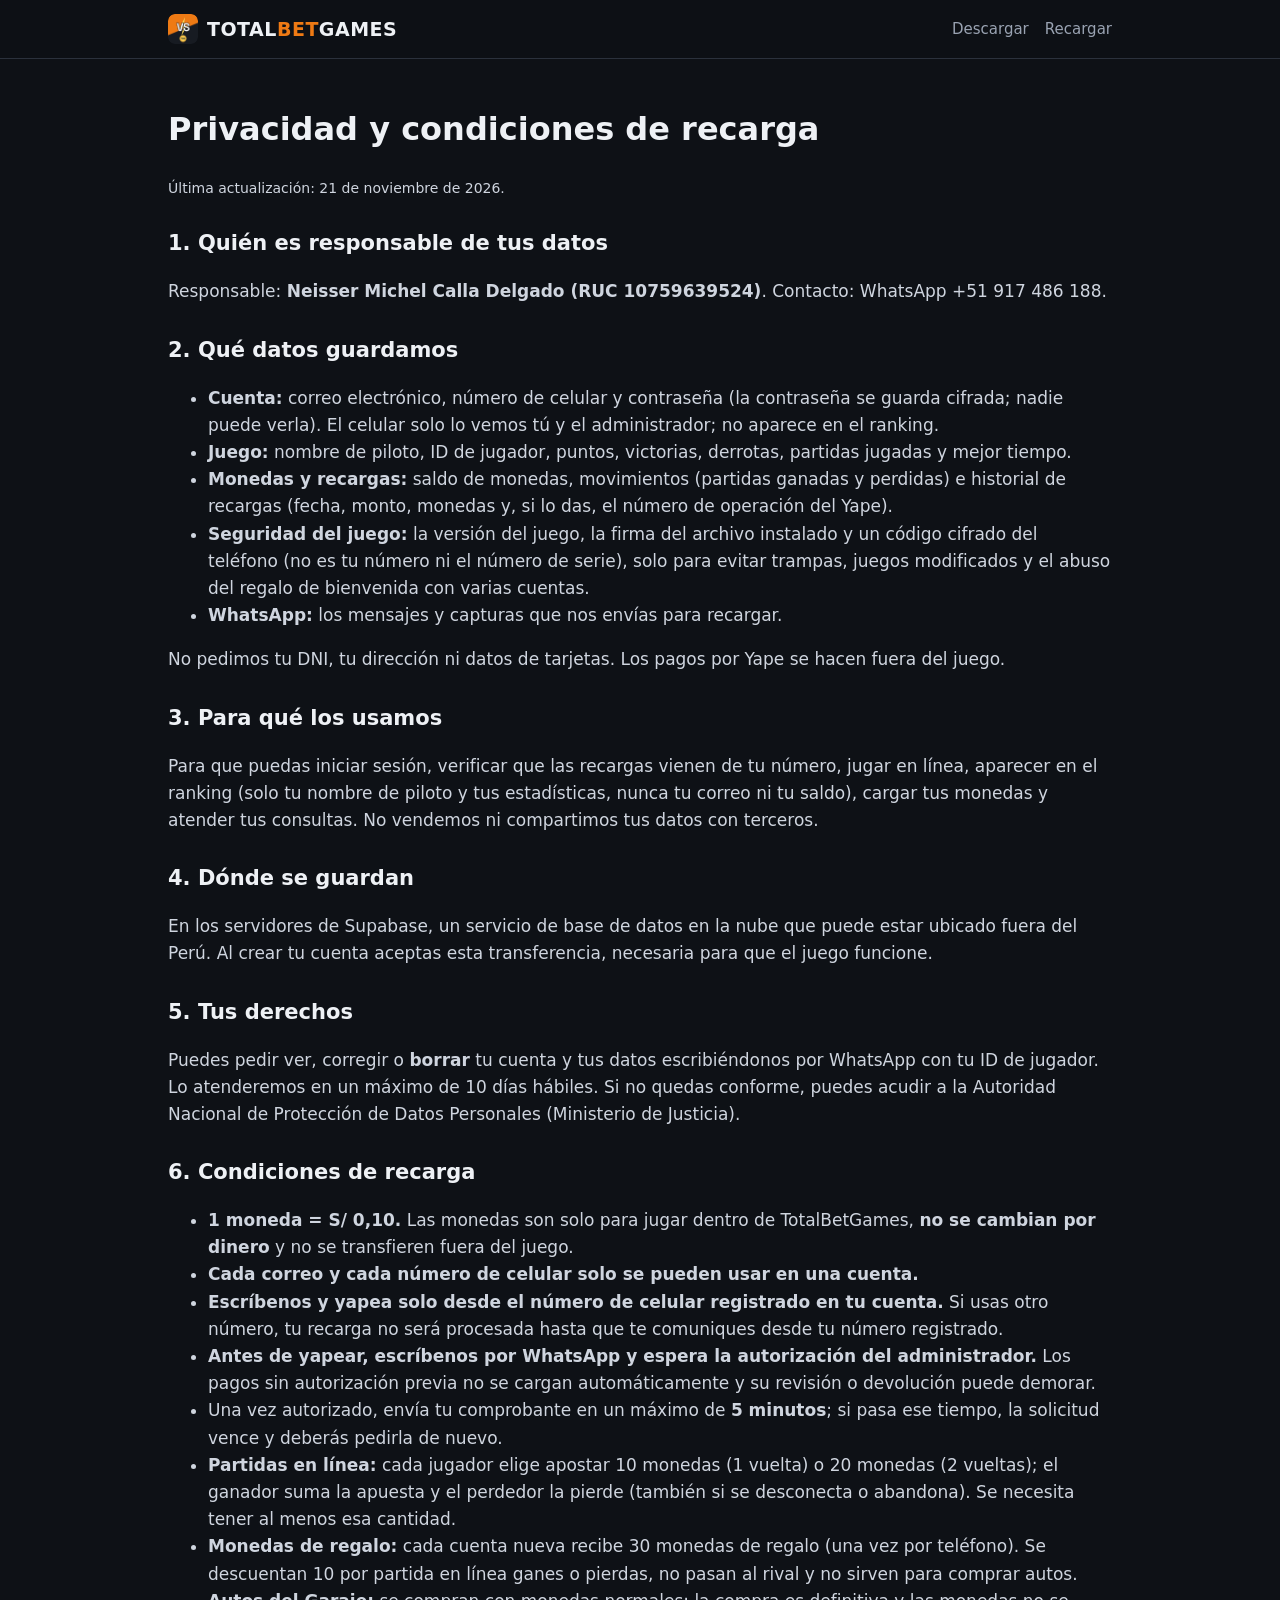
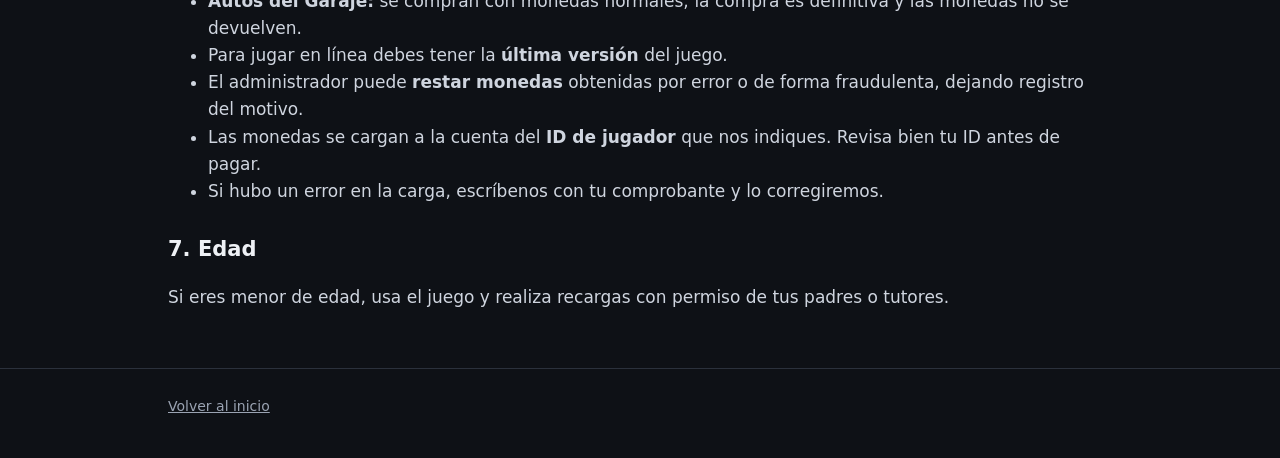
<file: privacidad.html>
<!DOCTYPE html>
<html lang="es">
<head>
<meta charset="utf-8">
<meta name="viewport" content="width=device-width, initial-scale=1">
<title>Privacidad y condiciones de recarga — TotalBetGames</title>
<link rel="icon" type="image/png" sizes="64x64" href="img/icono-64.png">
<link rel="apple-touch-icon" href="img/icono-180.png">
<link rel="stylesheet" href="styles.css">
<script src="config.js"></script>
</head>
<body>
<header class="top"><div class="wrap"><a class="brand" href="index.html"><img class="logo" src="img/icono-128.png" alt="" width="30" height="30">TOTAL<span>BET</span>GAMES</a><nav class="nav"><a href="index.html#descargar">Descargar</a><a href="index.html#recargar">Recargar</a></nav></div></header>
<main class="wrap legal" style="padding-top:24px;padding-bottom:20px">
  <h1>Privacidad y condiciones de recarga</h1>
  <p class="hint">Última actualización: 21 de noviembre de 2026.</p>

  <h2>1. Quién es responsable de tus datos</h2>
  <p>Responsable: <b id="resp"></b>. Contacto: WhatsApp <span class="wa"></span><span id="mail"></span>.</p>

  <h2>2. Qué datos guardamos</h2>
  <ul>
    <li><b>Cuenta:</b> correo electrónico, número de celular y contraseña (la contraseña se guarda cifrada; nadie puede verla). El celular solo lo vemos tú y el administrador; no aparece en el ranking.</li>
    <li><b>Juego:</b> nombre de piloto, ID de jugador, puntos, victorias, derrotas, partidas jugadas y mejor tiempo.</li>
    <li><b>Monedas y recargas:</b> saldo de monedas, movimientos (partidas ganadas y perdidas) e historial de recargas (fecha, monto, monedas y, si lo das, el número de operación del Yape).</li>
    <li><b>Seguridad del juego:</b> la versión del juego, la firma del archivo instalado y un código cifrado del teléfono (no es tu número ni el número de serie), solo para evitar trampas, juegos modificados y el abuso del regalo de bienvenida con varias cuentas.</li>
    <li><b>WhatsApp:</b> los mensajes y capturas que nos envías para recargar.</li>
  </ul>
  <p>No pedimos tu DNI, tu dirección ni datos de tarjetas. Los pagos por Yape se hacen fuera del juego.</p>

  <h2>3. Para qué los usamos</h2>
  <p>Para que puedas iniciar sesión, verificar que las recargas vienen de tu número, jugar en línea, aparecer en el ranking (solo tu nombre de piloto y tus estadísticas, nunca tu correo ni tu saldo), cargar tus monedas y atender tus consultas. No vendemos ni compartimos tus datos con terceros.</p>

  <h2>4. Dónde se guardan</h2>
  <p>En los servidores de Supabase, un servicio de base de datos en la nube que puede estar ubicado fuera del Perú. Al crear tu cuenta aceptas esta transferencia, necesaria para que el juego funcione.</p>

  <h2>5. Tus derechos</h2>
  <p>Puedes pedir ver, corregir o <b>borrar</b> tu cuenta y tus datos escribiéndonos por WhatsApp con tu ID de jugador. Lo atenderemos en un máximo de 10 días hábiles. Si no quedas conforme, puedes acudir a la Autoridad Nacional de Protección de Datos Personales (Ministerio de Justicia).</p>

  <h2>6. Condiciones de recarga</h2>
  <ul>
    <li><b>1 moneda = S/ 0,10.</b> Las monedas son solo para jugar dentro de TotalBetGames, <b>no se cambian por dinero</b> y no se transfieren fuera del juego.</li>
    <li><b>Cada correo y cada número de celular solo se pueden usar en una cuenta.</b></li>
    <li><b>Escríbenos y yapea solo desde el número de celular registrado en tu cuenta.</b> Si usas otro número, tu recarga no será procesada hasta que te comuniques desde tu número registrado.</li>
    <li><b>Antes de yapear, escríbenos por WhatsApp y espera la autorización del administrador.</b> Los pagos sin autorización previa no se cargan automáticamente y su revisión o devolución puede demorar.</li>
    <li>Una vez autorizado, envía tu comprobante en un máximo de <b>5 minutos</b>; si pasa ese tiempo, la solicitud vence y deberás pedirla de nuevo.</li>
    <li><b>Partidas en línea:</b> cada jugador elige apostar 10 monedas (1 vuelta) o 20 monedas (2 vueltas); el ganador suma la apuesta y el perdedor la pierde (también si se desconecta o abandona). Se necesita tener al menos esa cantidad.</li>
    <li><b>Monedas de regalo:</b> cada cuenta nueva recibe 30 monedas de regalo (una vez por teléfono). Se descuentan 10 por partida en línea ganes o pierdas, no pasan al rival y no sirven para comprar autos.</li>
    <li><b>Autos del Garaje:</b> se compran con monedas normales; la compra es definitiva y las monedas no se devuelven.</li>
    <li>Para jugar en línea debes tener la <b>última versión</b> del juego.</li>
    <li>El administrador puede <b>restar monedas</b> obtenidas por error o de forma fraudulenta, dejando registro del motivo.</li>
    <li>Las monedas se cargan a la cuenta del <b>ID de jugador</b> que nos indiques. Revisa bien tu ID antes de pagar.</li>
    <li>Si hubo un error en la carga, escríbenos con tu comprobante y lo corregiremos.</li>
  </ul>

  <h2>7. Edad</h2>
  <p>Si eres menor de edad, usa el juego y realiza recargas con permiso de tus padres o tutores.</p>
</main>
<footer><div class="wrap"><a href="index.html">Volver al inicio</a></div></footer>
<script>
  var C = window.RALLY;
  document.getElementById('resp').textContent = C.responsable;
  document.querySelectorAll('.wa').forEach(function (e) { e.textContent = C.whatsappDisplay; });
  if (C.contactoEmail) document.getElementById('mail').textContent = ' · correo ' + C.contactoEmail;
</script>
</body>
</html>
</file>
<file: styles.css>
:root {
  --bg: #0e1116;
  --panel: #171b22;
  --panel-2: #1f242d;
  --line: #2b313c;
  --text: #eef1f5;
  --muted: #9aa3b2;
  --accent: #ee7a14;
  --accent-dark: #b45a08;
  --green: #18a04c;
  --green-dark: #0f7a37;
  --yellow: #ffd95a;
  --danger: #ff6b61;
  --ok: #5fe08a;
  --radius: 14px;
  --font: system-ui, -apple-system, "Segoe UI", Roboto, "Helvetica Neue", Arial, sans-serif;
}
* { box-sizing: border-box; }
html, body { margin: 0; padding: 0; }
body { background: var(--bg); color: var(--text); font-family: var(--font); font-size: 17px; line-height: 1.6; }
a { color: var(--yellow); }
img { max-width: 100%; display: block; }
.wrap { max-width: 980px; margin: 0 auto; padding: 0 18px; }

/* Cabecera */
.top { position: sticky; top: 0; z-index: 10; background: rgba(14,17,22,.92); backdrop-filter: blur(6px); border-bottom: 1px solid var(--line); }
.top .wrap { display: flex; align-items: center; justify-content: space-between; height: 58px; gap: 12px; }
.brand { font-weight: 800; letter-spacing: .5px; font-size: 19px; color: var(--text); text-decoration: none; }
.brand span { color: var(--accent); }
.hero-icon { display: block; width: 112px; height: 112px; border-radius: 26px; margin: 0 0 14px; box-shadow: 0 10px 30px rgba(0,0,0,.45); }
.brand { display: inline-flex; align-items: center; white-space: nowrap; }
.brand .logo { width: 30px; height: 30px; border-radius: 7px; flex: 0 0 auto; margin-right: 9px; }
.nav { display: flex; gap: 16px; font-size: 15px; }
.nav a { color: var(--muted); text-decoration: none; }
.nav a:hover { color: var(--text); }

/* Portada */
.hero { position: relative; background: #2a3f55 url("img/cielo.jpg") center/cover no-repeat; }
.hero::after { content: ""; position: absolute; inset: 0; background: linear-gradient(180deg, rgba(14,17,22,.15) 0%, rgba(14,17,22,.55) 55%, var(--bg) 100%); }
.hero .wrap { position: relative; z-index: 1; padding-top: 64px; padding-bottom: 56px; }
.hero h1 { font-size: clamp(34px, 7vw, 60px); line-height: 1.05; margin: 0 0 12px; text-shadow: 0 3px 0 #6b3204, 0 6px 18px rgba(0,0,0,.45); }
.hero h1 span { color: var(--accent); }
.hero p.lead { font-size: 19px; max-width: 560px; margin: 0 0 26px; color: #f4f6f9; text-shadow: 0 1px 4px rgba(0,0,0,.6); }
.hero .meta { margin-top: 14px; color: #dfe4ec; font-size: 14px; text-shadow: 0 1px 3px rgba(0,0,0,.7); }

/* Botones con relieve (como en el juego) */
.btn { display: inline-flex; align-items: center; justify-content: center; gap: 10px; border: 0; cursor: pointer;
  font: 800 17px var(--font); letter-spacing: .4px; color: #fff; text-decoration: none; padding: 15px 26px;
  border-radius: 12px; background: var(--accent); box-shadow: 0 5px 0 var(--accent-dark), 0 9px 18px rgba(0,0,0,.35);
  transition: transform .06s, box-shadow .06s; }
.btn:active { transform: translateY(4px); box-shadow: 0 1px 0 var(--accent-dark), 0 3px 8px rgba(0,0,0,.35); }
.btn.green { background: var(--green); box-shadow: 0 5px 0 var(--green-dark), 0 9px 18px rgba(0,0,0,.35); }
.btn.green:active { box-shadow: 0 1px 0 var(--green-dark), 0 3px 8px rgba(0,0,0,.35); }
.btn.gray { background: #3a414d; box-shadow: 0 5px 0 #23282f, 0 9px 18px rgba(0,0,0,.3); }
.btn.small { padding: 9px 14px; font-size: 14px; box-shadow: 0 3px 0 var(--accent-dark); }
.btn.small.gray { box-shadow: 0 3px 0 #23282f; }
.btn.danger { background: #b9372f; box-shadow: 0 3px 0 #7c211b; }
.btn[disabled] { opacity: .5; cursor: not-allowed; }
.btn svg { width: 22px; height: 22px; flex: none; }

/* Secciones */
section { padding: 40px 0; }
section h2 { font-size: 28px; margin: 0 0 6px; }
section .sub { color: var(--muted); margin: 0 0 22px; }
.card { background: var(--panel); border: 1px solid var(--line); border-radius: var(--radius); padding: 20px; }
.grid { display: grid; gap: 14px; grid-template-columns: repeat(auto-fit, minmax(210px, 1fr)); }
.step { background: var(--panel); border: 1px solid var(--line); border-radius: var(--radius); padding: 18px; }
.step .n { width: 34px; height: 34px; border-radius: 50%; background: var(--accent); color: #fff; font-weight: 800;
  display: flex; align-items: center; justify-content: center; margin-bottom: 8px; }
.step h3 { margin: 0 0 4px; font-size: 18px; }
.step p { margin: 0; color: var(--muted); font-size: 15px; }

.notice { background: rgba(238,122,20,.13); border: 1px solid rgba(238,122,20,.55); border-radius: var(--radius); padding: 16px 18px; }
.notice strong { color: var(--yellow); letter-spacing: .5px; }
.notice p { margin: 6px 0 0; }

/* Recarga */
.amounts { display: grid; grid-template-columns: repeat(4, 1fr); gap: 10px; margin: 8px 0 16px; }
.amount { background: var(--panel-2); border: 2px solid var(--line); color: var(--text); border-radius: 12px; padding: 12px 6px;
  cursor: pointer; font: 700 18px var(--font); text-align: center; }
.amount small { display: block; color: var(--muted); font-weight: 500; font-size: 13px; }
.amount.sel { border-color: var(--accent); background: rgba(238,122,20,.16); }
label.f { display: block; font-weight: 700; margin: 12px 0 6px; }
input.in, select.in, textarea.in { width: 100%; background: #0c0f14; border: 1px solid var(--line); color: var(--text); font: 17px var(--font);
  border-radius: 10px; padding: 12px 14px; box-shadow: inset 0 2px 6px rgba(0,0,0,.45); }
input.in:focus { outline: 2px solid var(--accent); border-color: transparent; }
.hint { color: var(--muted); font-size: 14px; margin-top: 6px; }
.err { color: var(--danger); font-size: 15px; margin-top: 8px; min-height: 1em; }
.okmsg { color: var(--ok); font-size: 15px; margin-top: 8px; }

details { background: var(--panel); border: 1px solid var(--line); border-radius: 12px; padding: 12px 16px; margin-bottom: 10px; }
details summary { cursor: pointer; font-weight: 700; }
details p { color: var(--muted); margin: 8px 0 2px; }

footer { border-top: 1px solid var(--line); color: var(--muted); font-size: 14px; padding: 26px 0 40px; margin-top: 20px; }
footer a { color: var(--muted); }

.legal h1 { font-size: 32px; } .legal h2 { font-size: 21px; margin-top: 28px; } .legal p, .legal li { color: #cfd5df; }

@media (max-width: 560px) {
  .nav { display: none; }
  .amounts { grid-template-columns: repeat(2, 1fr); }
  .hero .wrap { padding-top: 44px; }
  .btn { width: 100%; }
  .top .btn, .btn.small { width: auto; }
}

/* Juegos disponibles */
.games { display: grid; grid-template-columns: repeat(3, 1fr); gap: 14px; }
.game { border-radius: 22px; padding: 18px 16px 20px; border: 6px solid #fff; color: #fff; min-height: 170px; }
.game h3 { margin: 0 0 10px; font-size: 21px; letter-spacing: .5px; display: inline-block; padding-bottom: 6px; border-bottom: 5px solid currentColor; }
.game p { margin: 0; font-size: 15px; line-height: 1.45; color: rgba(255,255,255,.92); }
.g-race { background: #5e4036; } .g-race h3 { color: #ff7361; }
.g-ludo { background: #0f99d9; } .g-ludo h3 { color: #1a244d; }
.g-chess { background: #544073; } .g-chess h3 { color: #dbb8ff; }
.g-soon { background: #383d4d; } .g-soon h3 { color: #bfc4d6; }
.g-checkers { background: #9e2620; } .g-checkers h3 { color: #ffd18c; }
.g-domino { background: #14615c; } .g-domino h3 { color: #fbf3d9; }

/* Opiniones */
.hidden { display: none !important; }
.rev-grid { display: grid; grid-template-columns: 260px 1fr; gap: 14px; align-items: start; }
.rev-summary { text-align: center; }
.rev-avg { font-size: 58px; font-weight: 800; line-height: 1.1; }
.stars { color: var(--yellow); letter-spacing: 2px; white-space: nowrap; }
.stars.big { font-size: 28px; }
.star-input { display: flex; gap: 6px; }
.star { background: none; border: 0; padding: 2px 4px; font-size: 40px; line-height: 1; color: #4a5160; cursor: pointer; }
.star.on { color: var(--yellow); }
.star:focus-visible { outline: 2px solid var(--accent); border-radius: 8px; }
textarea.in { resize: vertical; min-height: 62px; }
#rvWords.over { color: var(--danger); font-weight: 700; }
.okmsg { color: var(--ok); font-size: 15px; }
.rev-list { margin-top: 16px; display: grid; grid-template-columns: repeat(2, 1fr); gap: 12px; }
.rev { background: var(--panel); border: 1px solid var(--line); border-radius: var(--radius); padding: 12px 16px; }
.rev-head { display: flex; align-items: center; gap: 10px; flex-wrap: wrap; }
.rev-date { color: var(--muted); font-size: 13px; margin-left: auto; }
.rev p { margin: 6px 0 0; overflow-wrap: anywhere; }
@media (max-width: 760px) {
  .games { grid-template-columns: repeat(2, 1fr); }
  .rev-grid, .rev-list { grid-template-columns: 1fr; }
  .nav { gap: 11px; font-size: 13px; }
  .brand { font-size: 16px; }
}
</file>
